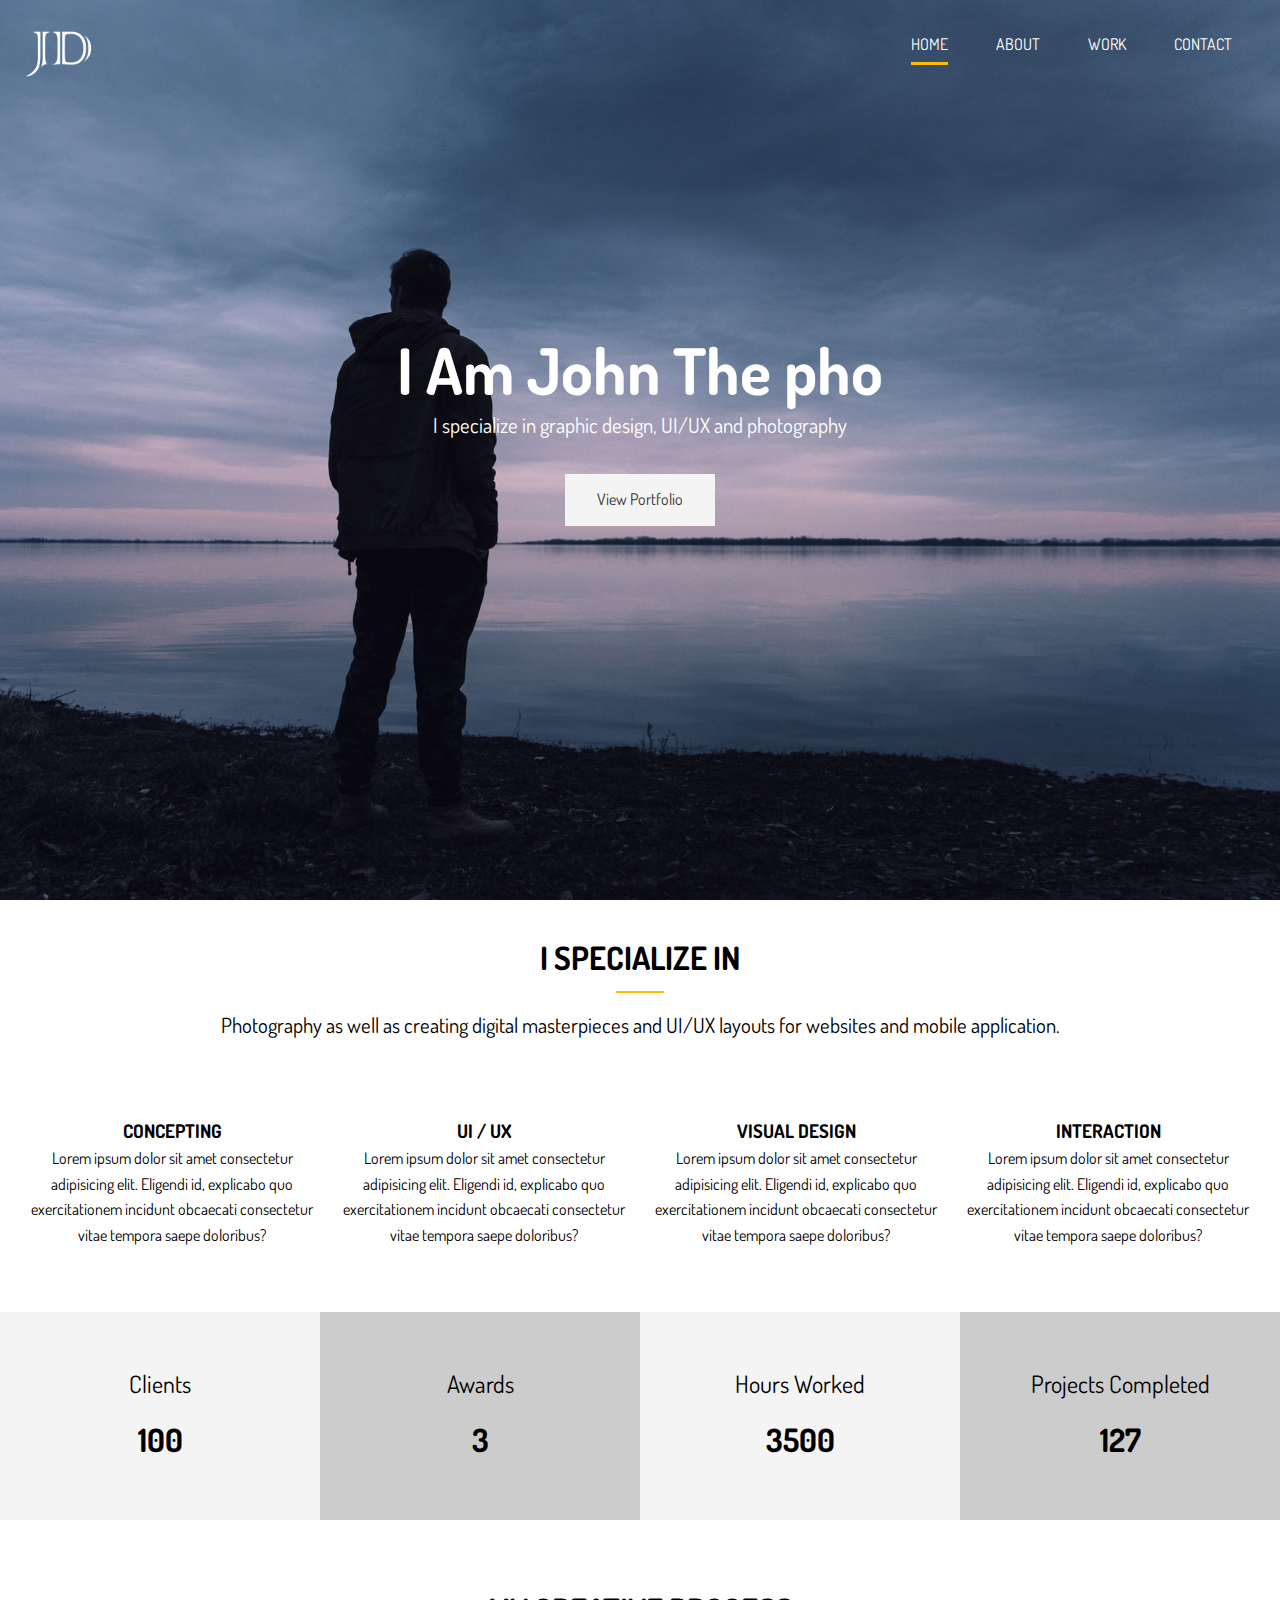
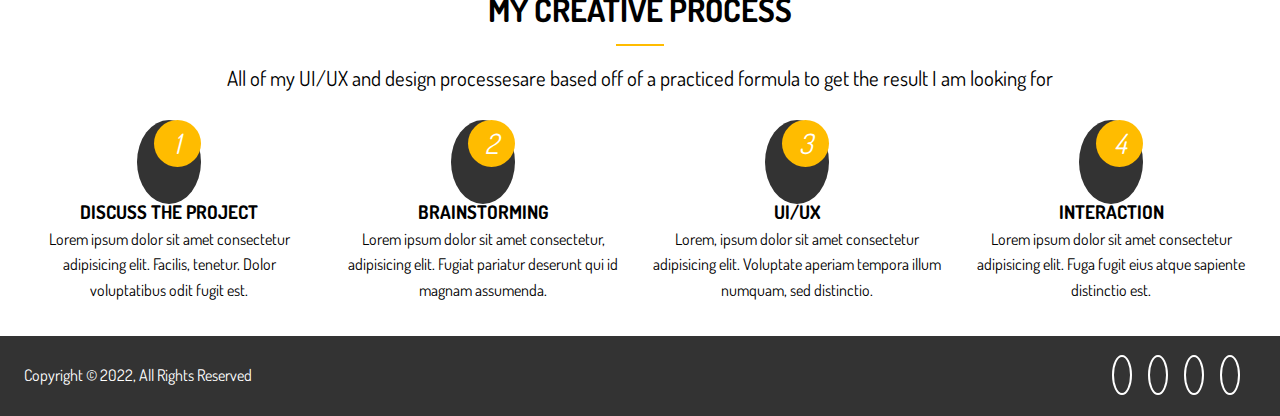
<file: index.html>
<!DOCTYPE html>
<html lang="en">
<head>
    <meta charset="UTF-8">
    <meta http-equiv="X-UA-Compatible" content="IE=edge">
    <meta name="viewport" content="width=device-width, initial-scale=1.0">
    <link rel="stylesheet" href="https://cdnjs.cloudflare.com/ajax/libs/font-awesome/5.14.0/css/all.min.css" integrity="sha512-1PKOgIY59xJ8Co8+NE6FZ+LOAZKjy+KY8iq0G4B3CyeY6wYHN3yt9PW0XpSriVlkMXe40PTKnXrLnZ9+fkDaog==" crossorigin="anonymous" />
    <link rel="preconnect" href="https://fonts.googleapis.com">
    <link rel="preconnect" href="https://fonts.gstatic.com" crossorigin>
    <link href="https://fonts.googleapis.com/css2?family=Dosis:wght@200&display=swap" rel="stylesheet">
    <link rel="stylesheet" href="sass/style.css">
    <title>J.  Dane De Turk | UI & UX Designer</title>
</head>
<body>
    <!-- Header -->
    <header id="header-home">
        <div class="container">
            <nav id="main-nav">
                <img src="/images/logo.png" alt="My Portfolio" id="logo">
                <ul>
                    <li><a href="index.html" class="current">Home</a></li>
                    <li><a href="about.html">About</a></li>
                    <li><a href="work.html">Work</a></li>
                    <li><a href="contact.html">Contact</a></li>
                </ul>
            </nav>
            <div class="header-content">
                <h1>I Am John The <span class="txt-type" data-wait="3000" data-words='["photographer", "Designer", "UI/UX Dev"]'></span></h1>
                <p class="lead">I specialize in graphic design, UI/UX and photography</p>
                <a href="work.html" class="btn-light">View Portfolio</a>
            </div>
        </div>
    </header>

<!-- Section A: Specialize -->
<section id="home-a" class="text-center py-2">
    <div class="container">
        <h2 class="section-title">I Specialize In</h2>
        <div class="bottom-line"></div>
        <p class="lead">Photography as well as creating digital masterpieces and UI/UX layouts for websites and mobile application.</p>
        <div class="specials">
            <div>
                <i class="fas fa-file-alt fa-2x"></i>
                <h3>Concepting</h3>
                <p>Lorem ipsum dolor sit amet consectetur adipisicing elit. Eligendi id, explicabo quo exercitationem incidunt obcaecati consectetur vitae tempora saepe doloribus?</p>
            </div>
            <div>
                <i class="fas fa-desktop fa-2x"></i>
                <h3>UI / UX</h3>
                <p>Lorem ipsum dolor sit amet consectetur adipisicing elit. Eligendi id, explicabo quo exercitationem incidunt obcaecati consectetur vitae tempora saepe doloribus?</p>
            </div>
            <div>
                <i class="fas fa-object-ungroup fa-2x"></i>
                <h3>Visual Design</h3>
                <p>Lorem ipsum dolor sit amet consectetur adipisicing elit. Eligendi id, explicabo quo exercitationem incidunt obcaecati consectetur vitae tempora saepe doloribus?</p>
            </div>
            <div>
                <i class="fas fa-thumbs-up fa-2x"></i>
                <h3>Interaction</h3>
                <p>Lorem ipsum dolor sit amet consectetur adipisicing elit. Eligendi id, explicabo quo exercitationem incidunt obcaecati consectetur vitae tempora saepe doloribus?</p>
            </div>
        </div>
    </div>
</section>

<!-- Section B: Stats -->
<section id="home-b" class="text-center py-2">
    <div class="stats">
        <div>
            <ul>
                <li><i class="fas fa-users fa-3x"></i></li>
                <li class="stats-title">Clients</li>
                <li class="stats-number">100</li>
            </ul>
        </div>
        <div>
            <ul>
                <li><i class="fas fa-award fa-3x"></i></li>
                <li class="stats-title">Awards</li>
                <li class="stats-number">3</li>
            </ul>
        </div>
        <div>
            <ul>
                <li><i class="fas fa-hourglass-start fa-3x"></i></li>
                <li class="stats-title">Hours Worked</li>
                <li class="stats-number">3500</li>
            </ul>
        </div>
        <div>
            <ul>
                <li><i class="fas fa-code-branch fa-3x"></i></li>
                <li class="stats-title">Projects Completed</li>
                <li class="stats-number">127</li>
            </ul>
        </div>
    </div>
</section>

<!-- Section C: Process -->
<section id="home-c" class="text-center py-2">
    <div class="container">
        <h2 class="section-title">
            My Creative Process
        </h2>
        <div class="bottom-line"></div>
        <p class="lead">All of my UI/UX and design processesare based off of a practiced formula to get the result I am looking for</p>
        <div class="process">
            <div>
                <i class="fas fa-file-alt fa-4x process-icon my-2">
                    <div class="process-step">1</div>
                </i>
                <h3>Discuss The Project</h3>
                <p>Lorem ipsum dolor sit amet consectetur adipisicing elit. Facilis, tenetur. Dolor voluptatibus odit fugit est.</p>
            </div>
            <div>
                <i class="fas fa-desktop fa-4x process-icon my-2">
                    <div class="process-step">2</div>
                </i>
                <h3>Brainstorming</h3>
                <p>Lorem ipsum dolor sit amet consectetur, adipisicing elit. Fugiat pariatur deserunt qui id magnam assumenda.</p>
            </div>
            <div>
                <i class="fas fa-object-ungroup fa-4x process-icon my-2">
                    <div class="process-step">3</div>
                </i>
                <h3>UI/UX</h3>
                <p>Lorem, ipsum dolor sit amet consectetur adipisicing elit. Voluptate aperiam tempora illum numquam, sed distinctio.</p>
            </div>
            <div>
                <i class="fas fa-thumbs-up fa-4x process-icon my-2">
                    <div class="process-step">4</div>
                </i>
                <h3>Interaction</h3>
                <p>Lorem ipsum dolor sit amet consectetur adipisicing elit. Fuga fugit eius atque sapiente distinctio est.</p>
            </div>
        </div>
    </div>
</section>

<!-- Footer -->
<footer id="main-footer">
    <div class="footer-content container">
        <p>Copyright &copy; 2022, All Rights Reserved</p>
        <div class="social">
            <i class="fab fa-twitter"></i>
            <i class="fab fa-facebook"></i>
            <i class="fab fa-instagram"></i>
            <i class="fab fa-linkedin"></i>
        </div>
    </div>
</footer>

    <script src="javascript/typewriter.js"></script>
</body>
</html>
</file>
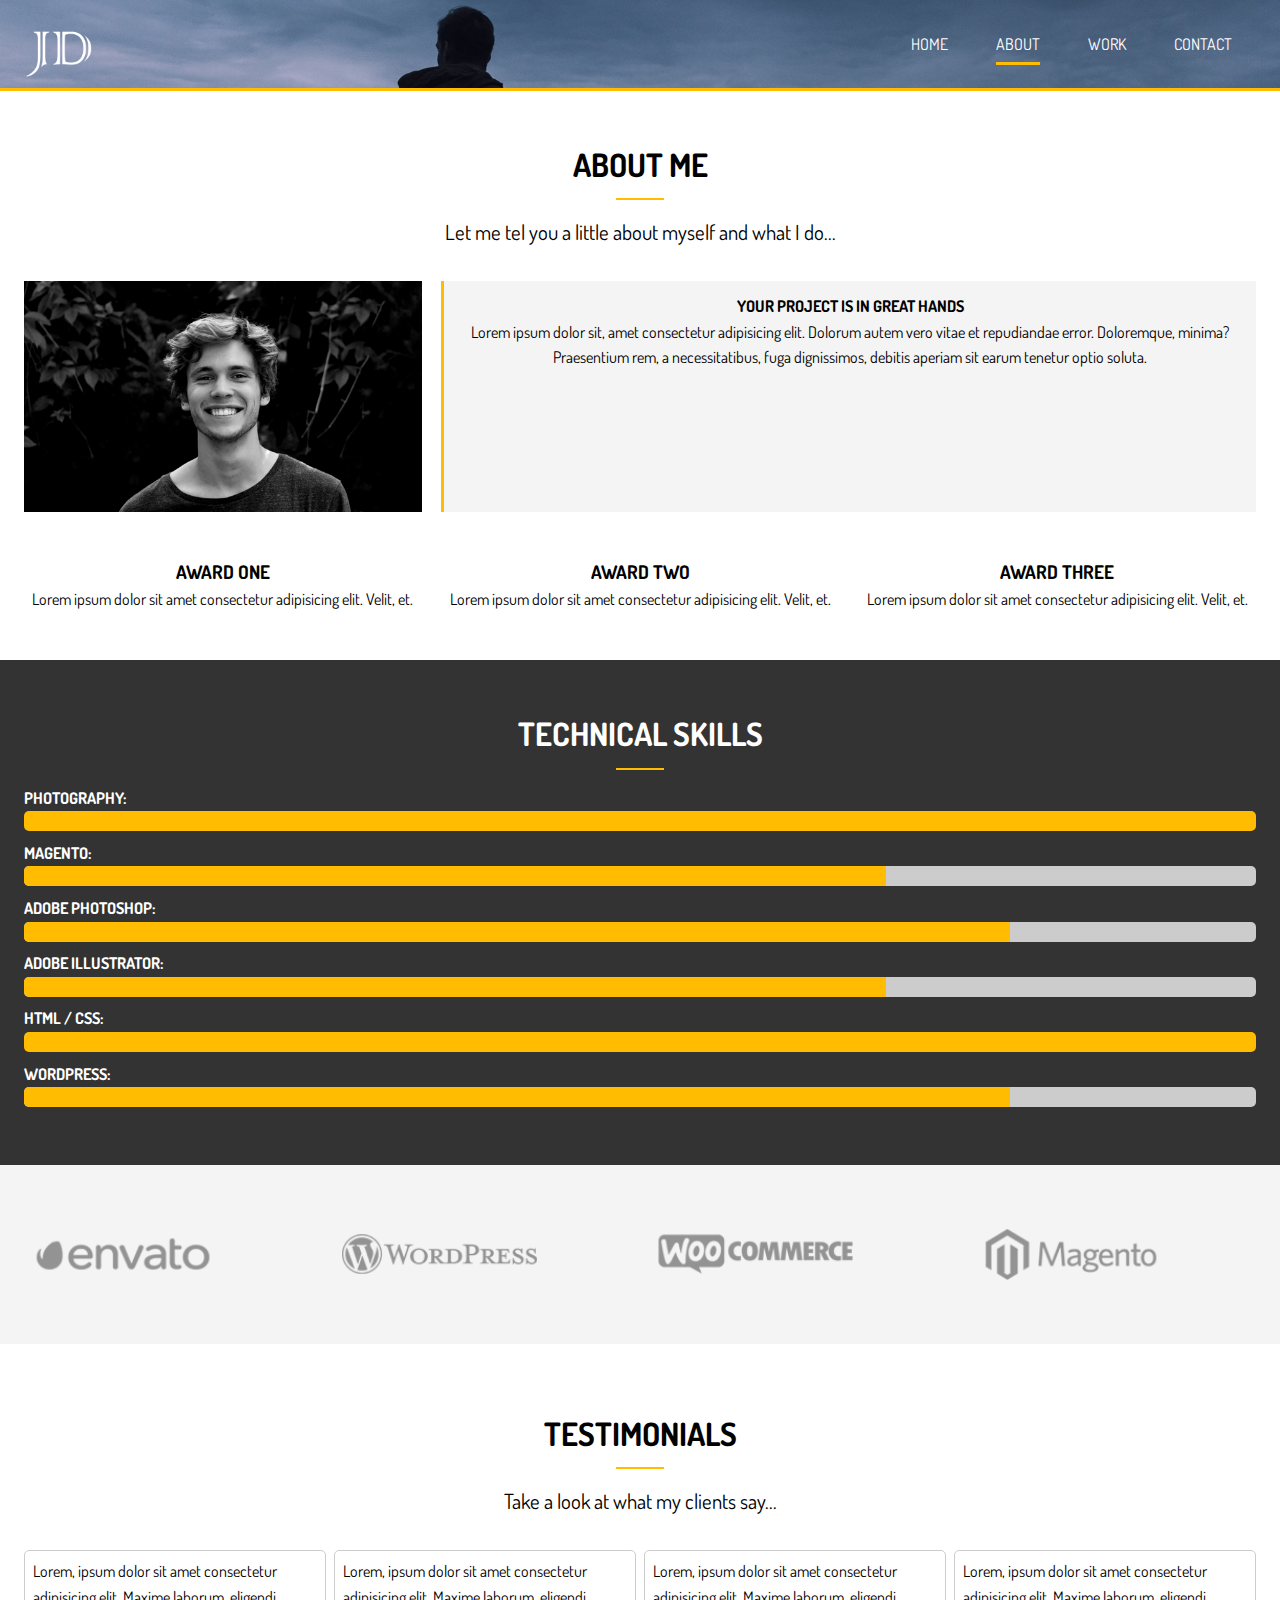
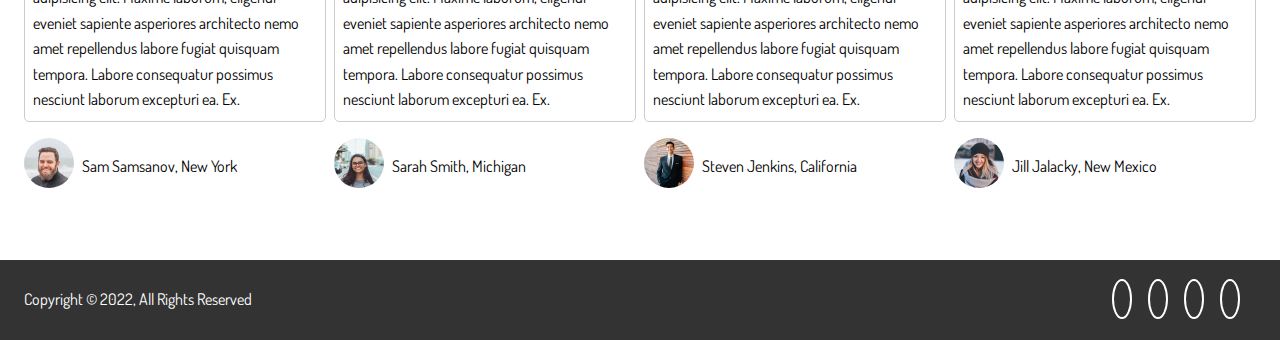
<file: about.html>
<!DOCTYPE html>
<html lang="en">
<head>
    <meta charset="UTF-8">
    <meta http-equiv="X-UA-Compatible" content="IE=edge">
    <meta name="viewport" content="width=device-width, initial-scale=1.0">
    <link rel="stylesheet" href="https://cdnjs.cloudflare.com/ajax/libs/font-awesome/5.14.0/css/all.min.css" integrity="sha512-1PKOgIY59xJ8Co8+NE6FZ+LOAZKjy+KY8iq0G4B3CyeY6wYHN3yt9PW0XpSriVlkMXe40PTKnXrLnZ9+fkDaog==" crossorigin="anonymous" />
    <link rel="preconnect" href="https://fonts.googleapis.com">
    <link rel="preconnect" href="https://fonts.gstatic.com" crossorigin>
    <link href="https://fonts.googleapis.com/css2?family=Dosis:wght@200&display=swap" rel="stylesheet">
    <link rel="stylesheet" href="sass/style.css">
    <title>About Me | UI & UX Designer</title>
</head>
<body>

    <!-- Header -->
    <header id="header-inner">
        <div class="container">
            <nav id="main-nav">
                <img src="/images/logo.png" alt="My Portfolio" id="logo">
                <ul>
                    <li><a href="index.html">Home</a></li>
                    <li><a href="about.html" class="current">About</a></li>
                    <li><a href="work.html">Work</a></li>
                    <li><a href="contact.html">Contact</a></li>
                </ul>
            </nav>
        </div>
    </header>

    <!-- Section A: Info -->
    <section id="about-a" class="text-center py-3">
        <div class="container">
            <h2 class="section-title">About Me</h2>
            <div class="bottom-line"></div>
            <p class="lead">Let me tel you a little about myself and what I do...</p>
            <div class="about-info">
                <img src="images/about.jpg" alt="" class="bio-image">
                <div class="bio bg-light">
                    <h4>Your Project Is In Great Hands</h4>
                    <p>Lorem ipsum dolor sit, amet consectetur adipisicing elit. Dolorum autem vero vitae et repudiandae error. Doloremque, minima? Praesentium rem, a necessitatibus, fuga dignissimos, debitis aperiam sit earum tenetur optio soluta.</p>
                </div>
                <div class="award-1">
                    <i class="fas fa-award fa-3x"></i>
                    <h3>Award One</h3>
                    <p>Lorem ipsum dolor sit amet consectetur adipisicing elit. Velit, et.</p>
                </div>
                <div class="award-2">
                    <i class="fas fa-award fa-3x"></i>
                    <h3>Award Two</h3>
                    <p>Lorem ipsum dolor sit amet consectetur adipisicing elit. Velit, et.</p>
                </div>
                <div class="award-3">
                    <i class="fas fa-award fa-3x"></i>
                    <h3>Award Three</h3>
                    <p>Lorem ipsum dolor sit amet consectetur adipisicing elit. Velit, et.</p>
                </div>
            </div>
        </div>
    </section>

<!-- Section B:  Progress Bars -->
<section id="about-b" class="bg-dark py-3">
    <div class="container">
        <h2 class="section-title">Technical Skills</h2>
        <div class="bottom-line"></div>
        <h4>Photography: </h4>
        <div class="progress">
            <div style="width:100%"></div>
        </div>
        <h4>Magento: </h4>
        <div class="progress">
            <div style="width:70%"></div>
        </div>
        <h4>Adobe Photoshop: </h4>
        <div class="progress">
            <div style="width:80%"></div>
        </div>
        <h4>Adobe Illustrator: </h4>
        <div class="progress">
            <div style="width:70%"></div>
        </div>
        <h4>HTML / CSS: </h4>
        <div class="progress">
            <div style="width:100%"></div>
        </div>
        <h4>Wordpress: </h4>
        <div class="progress">
            <div style="width:80%"></div>
        </div>
    </div>
</section>

<!-- Section C: Logos -->
<section id="about-c" class="py-4 bg-light">
    <div class="container">
        <div class="about-logos">
            <img src="images/about-logos/logo-envato.png" alt="">
            <img src="images/about-logos/logo-wordpress.png" alt="">
            <img src="images/about-logos/logo-woocommerce.png" alt="">
            <img src="images/about-logos/logo-magento.png" alt="">
        </div>
    </div>
</section>

<!-- Section D: Testimonials -->
<section id="about-d" class="py-4">
    <div class="container">
        <h2 class="section-title">Testimonials</h2>
        <div class="bottom-line"></div>
        <p class="lead text-center">Take a look at what my clients say...</p>
        <div class="testimonials">
            <div>
                <p>Lorem, ipsum dolor sit amet consectetur adipisicing elit. Maxime laborum, eligendi eveniet sapiente asperiores architecto nemo amet repellendus labore fugiat quisquam tempora. Labore consequatur possimus nesciunt laborum excepturi ea. Ex.</p>
                <ul>
                    <li><img src="images/testimonials/person1.jpg" alt=""></li>
                    <li>Sam Samsanov, New York</li>
                </ul>
            </div>
            <div>
                <p>Lorem, ipsum dolor sit amet consectetur adipisicing elit. Maxime laborum, eligendi eveniet sapiente asperiores architecto nemo amet repellendus labore fugiat quisquam tempora. Labore consequatur possimus nesciunt laborum excepturi ea. Ex.</p>
                <ul>
                    <li><img src="images/testimonials/person2.jpg" alt=""></li>
                    <li>Sarah Smith, Michigan</li>
                </ul>
            </div>
            <div>
                <p>Lorem, ipsum dolor sit amet consectetur adipisicing elit. Maxime laborum, eligendi eveniet sapiente asperiores architecto nemo amet repellendus labore fugiat quisquam tempora. Labore consequatur possimus nesciunt laborum excepturi ea. Ex.</p>
                <ul>
                    <li><img src="images/testimonials/person3.jpg" alt=""></li>
                    <li>Steven Jenkins, California</li>
                </ul>
            </div>
            <div>
                <p>Lorem, ipsum dolor sit amet consectetur adipisicing elit. Maxime laborum, eligendi eveniet sapiente asperiores architecto nemo amet repellendus labore fugiat quisquam tempora. Labore consequatur possimus nesciunt laborum excepturi ea. Ex.</p>
                <ul>
                    <li><img src="images/testimonials/person4.jpg" alt=""></li>
                    <li>Jill Jalacky, New Mexico</li>
                </ul>
            </div>
        </div>
    </div>
</section>


<!-- Footer -->
<footer id="main-footer">
    <div class="footer-content container">
        <p>Copyright &copy; 2022, All Rights Reserved</p>
        <div class="social">
            <i class="fab fa-twitter"></i>
            <i class="fab fa-facebook"></i>
            <i class="fab fa-instagram"></i>
            <i class="fab fa-linkedin"></i>
        </div>
    </div>
</footer>
</body>
</html>
</file>
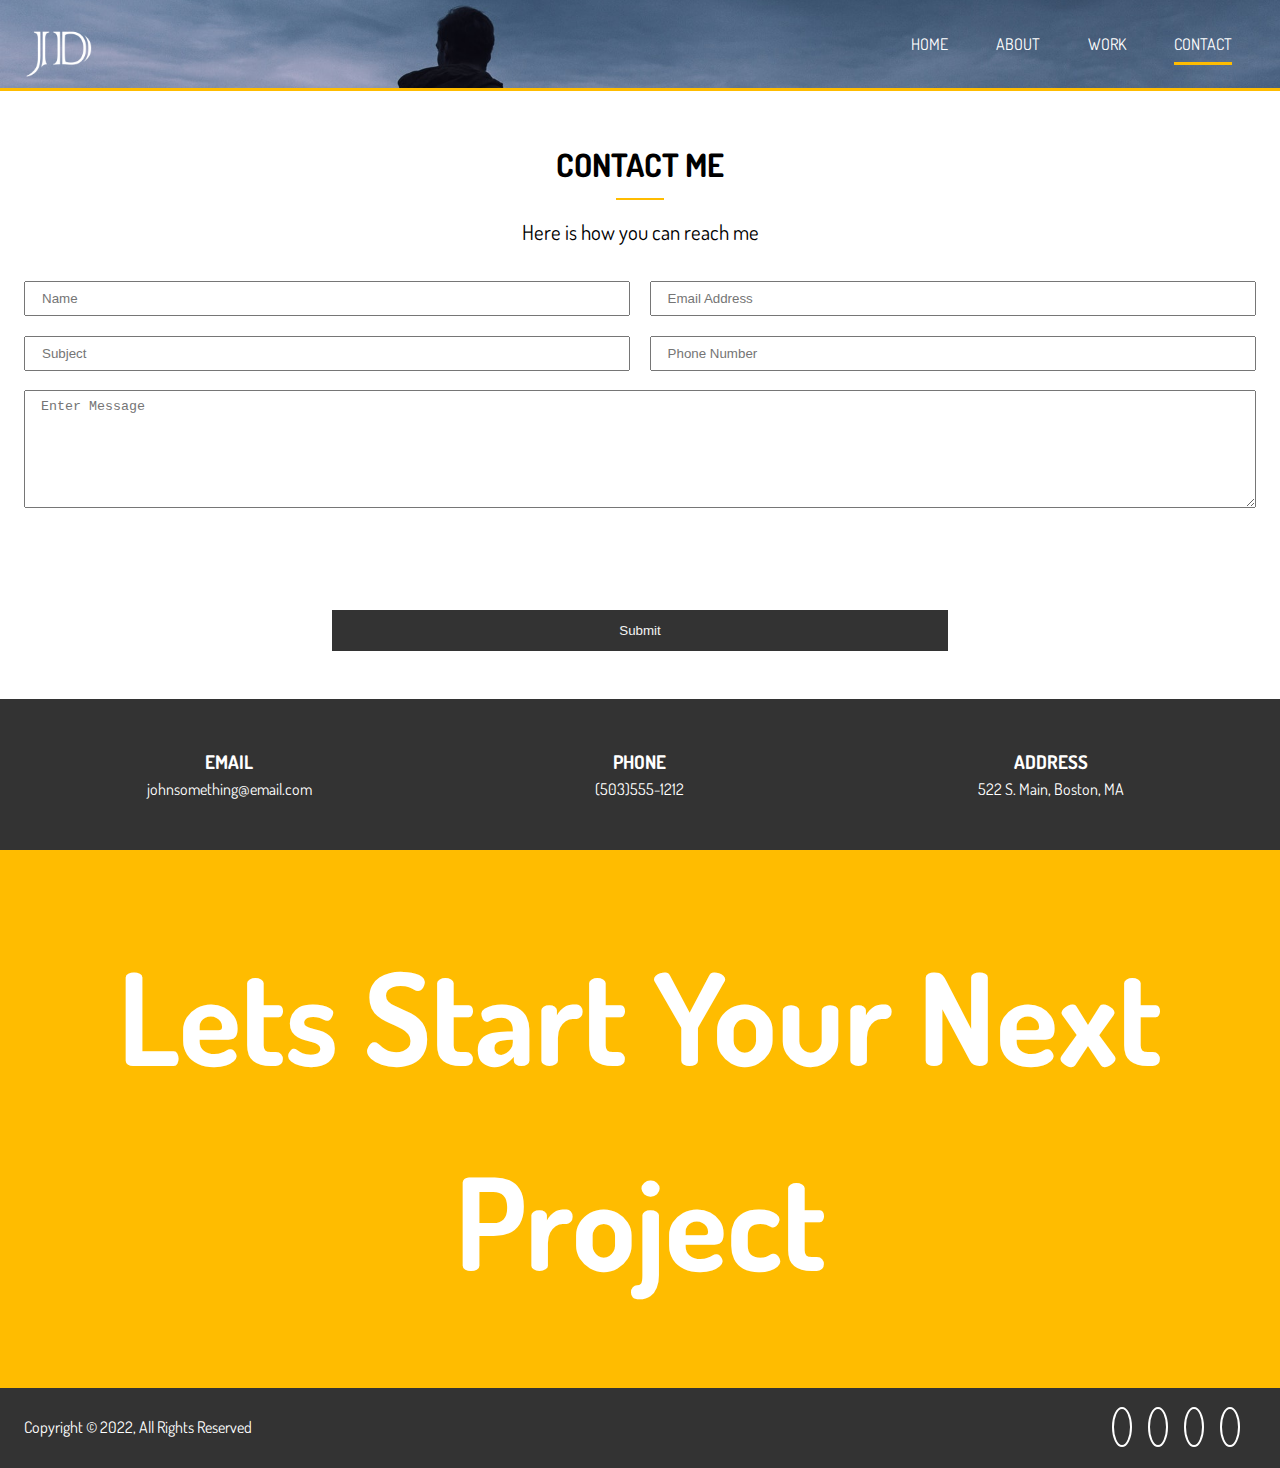
<file: contact.html>
<!DOCTYPE html>
<html lang="en">
<head>
    <meta charset="UTF-8">
    <meta http-equiv="X-UA-Compatible" content="IE=edge">
    <meta name="viewport" content="width=device-width, initial-scale=1.0">
    <link rel="stylesheet" href="https://cdnjs.cloudflare.com/ajax/libs/font-awesome/5.14.0/css/all.min.css" integrity="sha512-1PKOgIY59xJ8Co8+NE6FZ+LOAZKjy+KY8iq0G4B3CyeY6wYHN3yt9PW0XpSriVlkMXe40PTKnXrLnZ9+fkDaog==" crossorigin="anonymous" />
    <link rel="preconnect" href="https://fonts.googleapis.com">
    <link rel="preconnect" href="https://fonts.gstatic.com" crossorigin>
    <link href="https://fonts.googleapis.com/css2?family=Dosis:wght@200&display=swap" rel="stylesheet">
    <link rel="stylesheet" href="sass/style.css">
    <title>Contact Me | UI & UX Designer</title>
</head>
<body>

    <!-- Header -->
    <header id="header-inner">
        <div class="container">
            <nav id="main-nav">
                <img src="/images/logo.png" alt="My Portfolio" id="logo">
                <ul>
                    <li><a href="index.html">Home</a></li>
                    <li><a href="about.html">About</a></li>
                    <li><a href="work.html">Work</a></li>
                    <li><a href="contact.html"class="current">Contact</a></li>
                </ul>
            </nav>
        </div>
    </header>

    <!-- Section A: Contact Form -->
    <section id="contact-a" class="text-center py-3">
        <div class="container">
            <h2 class="section-title">Contact Me</h2>
            <div class="bottom-line"></div>
            <p class="lead">Here is how you can reach me</p>
            <form method="POST" data-netlify="true" data-netlify-recaptcha="true">
                <div class="text-fields">
                    <input type="text" class="text-input name-input" placeholder="Name" name="name">
                    <input type="text" class="text-input subject-input" placeholder="Subject" name="subject">
                    <input type="email" class="text-input email-input" placeholder="Email Address" name="email" >
                    <input type="text" class="text-input phone-input" placeholder="Phone Number" name="phone">
                    <textarea class="text-input message-input" placeholder="Enter Message" name="message"></textarea>
                    <div class="my-2">
                        <div data.netlify-recaptcha="true"></div>
                    </div>
                </div>
                <button type="submit" class="btn-dark">Submit</button>
            </form>
        </div>
    </section>

    <!-- Section B: Contact Info -->
    <section id="contact-b" class="py-3 bg-dark">
        <div class="container">
            <div class="contact-info">
                <div>
                    <i class="fas fa-envelope fa-2x"></i>
                    <h3>Email</h3>
                    <p>johnsomething@email.com</p>
                </div>
                <div>
                    <i class="fas fa-phone fa-2x"></i>
                    <h3>Phone</h3>
                    <p>(503)555-1212</p>
                </div>
                <div>
                    <i class="fas fa-address-card fa-2x"></i>
                    <h3>Address</h3>
                    <p>522 S. Main, Boston, MA</p>
                </div>
            </div>
        </div>
    </section>

    <!-- Section C: Tagline -->
    <section id="contact-c" class="bg-main py-4">
        <div class="container">
            <h1>Lets Start Your Next Project</h1>
        </div>   
    </section>

        <!-- Footer -->
<footer id="main-footer">
    <div class="footer-content container">
        <p>Copyright &copy; 2022, All Rights Reserved</p>
        <div class="social">
            <i class="fab fa-twitter"></i>
            <i class="fab fa-facebook"></i>
            <i class="fab fa-instagram"></i>
            <i class="fab fa-linkedin"></i>
        </div>
    </div>
</footer>
</body>
</html>
</file>
<file: sass/style.css>
.container {
  max-width: 1280px;
  padding: 0 1.5rem;
  margin: auto;
  overflow: hidden;
}

.btn-main, .btn-light, .btn-dark {
  display: inline-block;
  padding: 0.8rem 2rem;
  -webkit-transition: all 0.5sec;
  transition: all 0.5sec;
  border: none;
  cursor: pointer;
}

.btn-main {
  color: #333;
  background-color: #ffbc00;
}

.btn-light {
  color: #333;
  background-color: #f4f4f4;
}

.btn-dark {
  color: #f4f4f4;
  background-color: #333;
}

button[class^="btn-"]:hover,
a[class^="btn-"]:hover,
input[class^="btn-"]:hover {
  background-color: #ffbc00;
}

.bg-dark {
  background: #333;
  color: #fff;
}

.bg-main {
  background: #ffbc00;
  color: #fff;
}

.bg-light {
  background: #f4f4f4;
  color: #000;
}

.bg-medium {
  background: #ccc;
  color: #000;
}

.lead {
  font-size: 1.3rem;
  margin-bottom: 2rem;
}

.text-center {
  text-align: center;
}

.py-1 {
  padding: 1rem 0;
}

.py-2 {
  padding: 2rem 0;
}

.py-3 {
  padding: 3rem 0;
}

.py-4 {
  padding: 4rem 0;
}

.my-1 {
  margin: 1rem 0;
}

.my-2 {
  margin: 2rem 0;
}

.my-3 {
  margin: 3rem 0;
}

.my-4 {
  margin: 4rem 0;
}

.section-title {
  font-size: 2rem;
  display: block;
  padding-bottom: 0.5rem;
  text-align: center;
  font-weight: 100;
  text-transform: uppercase;
  font-weight: bold;
}

.bottom-line {
  height: 2px;
  width: 3rem;
  background: #ffbc00;
  display: block;
  margin: 0 auto 1rem auto;
}

.items {
  display: -ms-grid;
  display: grid;
  -ms-grid-columns: (1fr)[3];
      grid-template-columns: repeat(3, 1fr);
  -webkit-box-shadow: 0 5px 10px 0 rgba(0, 0, 0, 0.3);
          box-shadow: 0 5px 10px 0 rgba(0, 0, 0, 0.3);
}

.item {
  position: relative;
  background: #ffbc00;
  overflow: hidden;
}

.item::after {
  content: "";
  position: absolute;
  display: block;
  background: inherit;
  opacity: 0.9;
  top: 0;
  left: 0;
  width: 100%;
  height: 100%;
  -webkit-transform: scale(2) translateX(-75%) translateY(-75%) rotate(-28deg);
          transform: scale(2) translateX(-75%) translateY(-75%) rotate(-28deg);
  -webkit-transition: -webkit-transform 3s cubic-bezier(0.2, 1, 0.3, 1);
  transition: -webkit-transform 3s cubic-bezier(0.2, 1, 0.3, 1);
  transition: transform 3s cubic-bezier(0.2, 1, 0.3, 1);
  transition: transform 3s cubic-bezier(0.2, 1, 0.3, 1), -webkit-transform 3s cubic-bezier(0.2, 1, 0.3, 1);
}

.item:hover:after {
  -webkit-transform: scale(2) translateX(0) translateY(0) rotate(-28deg);
          transform: scale(2) translateX(0) translateY(0) rotate(-28deg);
}

.item:hover .item-image {
  -webkit-transform: scale(1.2);
          transform: scale(1.2);
}

.item:hover .item-text {
  opacity: 1;
  -webkit-transform: translateY(0);
          transform: translateY(0);
}

.item-image {
  height: auto;
  -webkit-transform: translateZ(0);
          transform: translateZ(0);
  display: block;
  -webkit-transition: -webkit-transform 750ms cubic-bezier(0.2, 1, 0.3, 1);
  transition: -webkit-transform 750ms cubic-bezier(0.2, 1, 0.3, 1);
  transition: transform 750ms cubic-bezier(0.2, 1, 0.3, 1);
  transition: transform 750ms cubic-bezier(0.2, 1, 0.3, 1), -webkit-transform 750ms cubic-bezier(0.2, 1, 0.3, 1);
}

.item-image:before {
  content: "";
  display: block;
  padding-top: 75%;
  overflow: hidden;
}

.item-image img {
  position: absolute;
  top: 0;
  left: 0;
  width: 100%;
  height: auto;
  line-height: 0;
}

.item-text {
  position: absolute;
  top: 0;
  left: 0;
  bottom: 0;
  right: 0;
  opacity: 0;
  text-align: center;
  z-index: 1;
  color: #fff;
  -webkit-transform: translateY(-20%);
          transform: translateY(-20%);
  -webkit-transition: opacity 500ms cubic-bezier(0.2, 1, 0.3, 1), -webkit-transform 500ms cubic-bezier(0.2, 1, 0.3, 1);
  transition: opacity 500ms cubic-bezier(0.2, 1, 0.3, 1), -webkit-transform 500ms cubic-bezier(0.2, 1, 0.3, 1);
  transition: opacity 500ms cubic-bezier(0.2, 1, 0.3, 1), transform 500ms cubic-bezier(0.2, 1, 0.3, 1);
  transition: opacity 500ms cubic-bezier(0.2, 1, 0.3, 1), transform 500ms cubic-bezier(0.2, 1, 0.3, 1), -webkit-transform 500ms cubic-bezier(0.2, 1, 0.3, 1);
  -webkit-transition-delay: 600ms;
          transition-delay: 600ms;
}

.item-text-wrap {
  width: 100%;
  position: absolute;
  width: 100%;
  top: 50%;
  -webkit-transform: translateY(-50%);
          transform: translateY(-50%);
}

.item-text-title {
  font-size: 2rem;
  padding: 0 1rem;
  margin: 5px 0 0 0;
}

.item-text-category {
  text-transform: uppercase;
  font-size: 1.2rem;
  opacity: 0.7;
  margin: 0;
}

* {
  margin: 0;
  padding: 0;
}

body {
  font-family: "Dosis", sans-serif;
  line-height: 1.6;
  background: #fff;
}

a {
  text-decoration: none;
  color: #333;
}

ul {
  list-style: none;
}

h2,
h3,
h4 {
  text-transform: uppercase;
}

img {
  width: 100%;
}

#logo {
  width: 70px;
  height: 70px;
  color: #fff;
  text-transform: uppercase;
}

#main-nav {
  display: -webkit-box;
  display: -ms-flexbox;
  display: flex;
  -webkit-box-pack: justify;
      -ms-flex-pack: justify;
          justify-content: space-between;
  padding-top: 1rem;
}

#main-nav ul {
  display: -webkit-box;
  display: -ms-flexbox;
  display: flex;
}

#main-nav li {
  padding: 1rem 1.5rem;
}

#main-nav a {
  text-decoration: none;
  color: #fff;
  text-transform: uppercase;
  border-bottom: 3px transparent solid;
  padding-bottom: 0.5rem;
  -webkit-transition: border-color 0.5sec;
  transition: border-color 0.5sec;
}

#main-nav a:hover {
  border-color: #ccc;
}

#main-nav a.current {
  border-color: #ffbc00;
}

#header-home {
  background: url("../images/showcase.jpg") no-repeat center right/cover;
  height: 100vh;
  color: #fff;
}

#header-home .header-content {
  text-align: center;
  padding-top: 20%;
}

#header-home h1 {
  font-size: 4rem;
  line-height: 1.2;
}

#header-inner {
  background: url("../images/showcase.jpg") no-repeat 20% 30%/cover;
  height: 5.5rem;
  border-bottom: 3px solid #ffbc00;
}

#home-a .specials {
  margin-top: 3rem;
  display: -ms-grid;
  display: grid;
  grid-gap: 1rem;
  -ms-grid-columns: (1fr)[4];
      grid-template-columns: repeat(4, 1fr);
}

#home-a .specials .fas {
  color: #ffbc00;
  padding: 0.4rem;
}

#home-b .stats {
  display: -ms-grid;
  display: grid;
  -ms-grid-columns: (1fr)[4];
      grid-template-columns: repeat(4, 1fr);
}

#home-b .stats li {
  line-height: 2;
}

#home-b .stats li.stats-title {
  font-size: 1.5rem;
}

#home-b .stats li.stats-number {
  font-size: 2rem;
  font-weight: bold;
}

#home-b .stats div {
  padding: 3rem 0;
}

#home-b .stats div:nth-child(odd) {
  background: #f4f4f4;
}

#home-b .stats div:nth-child(even) {
  background: #ccc;
}

#home-c .process {
  display: -ms-grid;
  display: grid;
  -ms-grid-columns: (1fr)[4];
      grid-template-columns: repeat(4, 1fr);
  grid-gap: 1.5rem;
  text-align: center;
}

#home-c .process-step {
  position: absolute;
  top: 0;
  right: 0;
  font-size: 28px;
  background: #ffbc00;
  color: #fff;
  border-radius: 50%;
  height: 15px;
  width: 15px;
  line-height: 15px;
  padding: 1rem;
  -webkit-transition: all 1s;
  transition: all 1s;
}

#home-c .process-icon {
  border-radius: 50%;
  background: #333;
  color: #fff;
  padding: 2rem;
  width: 70px;
  height: 70px;
  line-height: 70px;
  text-align: center;
  position: relative;
  -webkit-transition: all 1s;
  transition: all 1s;
}

#home-c .process-icon:hover {
  background: #ffbc00;
  width: 90px;
  height: 90px;
  line-height: 90px;
}

#home-c .process-icon:hover .process-step {
  background: #333;
}

#about-a .about-info {
  display: -ms-grid;
  display: grid;
      grid-template-areas: "bioimage bio bio" "aw1 aw2 aw3";
  grid-gap: 1.2rem;
}

#about-a .bio-image {
  -ms-grid-row: 1;
  -ms-grid-column: 1;
  grid-area: bioimage;
}

#about-a .bio {
  -ms-grid-row: 1;
  -ms-grid-column: 2;
  -ms-grid-column-span: 2;
  grid-area: bio;
  border-left: 3px solid #ffbc00;
  padding: 0.8rem;
}

#about-a .award-1 {
  -ms-grid-row: 2;
  -ms-grid-column: 1;
  grid-area: aw1;
}

#about-a .award-2 {
  -ms-grid-row: 2;
  -ms-grid-column: 2;
  grid-area: aw2;
}

#about-a .award-3 {
  -ms-grid-row: 2;
  -ms-grid-column: 3;
  grid-area: aw3;
}

#about-a .award-1 .fas,
#about-a .award-2 .fas,
#about-a .award-3 .fas {
  color: #ffbc00;
  margin: 1rem;
}

#about-b .progress {
  overflow: hidden;
  height: 20px;
  background: #ccc;
  border-radius: 5px;
  margin-bottom: 0.6rem;
}

#about-b .progress div {
  height: 100%;
  color: #fff;
  text-align: center;
  background: #ffbc00;
}

#about-c .about-logos {
  display: -ms-grid;
  display: grid;
  -ms-grid-columns: (1fr)[4];
      grid-template-columns: repeat(4, 1fr);
  grid-gap: 2rem;
}

#about-c .about-logos img {
  width: 70%;
}

#about-d .testimonials {
  display: -ms-grid;
  display: grid;
  -ms-grid-columns: (1fr)[4];
      grid-template-columns: repeat(4, 1fr);
  grid-gap: 0.5rem;
}

#about-d .testimonials ul {
  list-style: none;
  margin-top: 1rem;
  display: -webkit-box;
  display: -ms-flexbox;
  display: flex;
  -webkit-box-align: center;
      -ms-flex-align: center;
          align-items: center;
}

#about-d .testimonials p {
  border: 1px solid #ccc;
  border-radius: 5px;
  padding: 0.5rem;
}

#about-d .testimonials img {
  width: 50px;
  height: 50px;
  border-radius: 50%;
  margin-right: 0.5rem;
}

#contact-a .text-fields {
  display: -ms-grid;
  display: grid;
      grid-template-areas: "name email" "subject phone" "message message";
  grid-gap: 1.2rem;
  margin-bottom: 1.2rem;
}

#contact-a .text-fields .name-input {
  -ms-grid-row: 1;
  -ms-grid-column: 1;
  grid-area: name;
}

#contact-a .text-fields .subject-input {
  -ms-grid-row: 2;
  -ms-grid-column: 1;
  grid-area: subject;
}

#contact-a .text-fields .email-input {
  -ms-grid-row: 1;
  -ms-grid-column: 2;
  grid-area: email;
}

#contact-a .text-fields .phone-input {
  -ms-grid-row: 2;
  -ms-grid-column: 2;
  grid-area: phone;
}

#contact-a .text-fields .message-input {
  -ms-grid-row: 3;
  -ms-grid-column: 1;
  -ms-grid-column-span: 2;
  grid-area: message;
  height: 100px;
}

#contact-a .text-fields .text-input {
  padding: 0.5rem 1rem;
}

#contact-a button[type="submit"] {
  width: 50%;
}

#contact-b .contact-info {
  display: -ms-grid;
  display: grid;
  -ms-grid-columns: (1fr)[3];
      grid-template-columns: repeat(3, 1fr);
  text-align: center;
}

#contact-c {
  text-align: center;
  font-size: 4rem;
}

#main-footer {
  background: #333;
  color: #fff;
  height: 5rem;
}

#main-footer .footer-content {
  display: -webkit-box;
  display: -ms-flexbox;
  display: flex;
  -webkit-box-pack: justify;
      -ms-flex-pack: justify;
          justify-content: space-between;
  height: 5rem;
  -webkit-box-align: center;
      -ms-flex-align: center;
          align-items: center;
}

#main-footer .footer-content .social .fab {
  margin-right: 1rem;
  border: 2px #fff solid;
  border-radius: 50%;
  height: 20px;
  width: 20px;
  line-height: 20px;
  text-align: center;
  padding: 0.5rem;
}

#main-footer .footer-content .social .fab:hover {
  background: #ffbc00;
  -webkit-transition: all 1s;
  transition: all 1s;
}

@media (max-width: 800px) {
  #header-home {
    height: 30rem;
  }
  #header-home .header-content {
    padding-top: 5rem;
  }
}

@media (max-width: 500px) {
  #main-nav {
    -webkit-box-orient: vertical;
    -webkit-box-direction: normal;
        -ms-flex-direction: column;
            flex-direction: column;
    -webkit-box-align: center;
        -ms-flex-align: center;
            align-items: center;
  }
  #main-nav li {
    padding: 1rem;
  }
  #header-home {
    height: 10rem;
    border-bottom: 3px solid #ffbc00;
    background-position: 20% 30%;
  }
  #header-home .header-content {
    display: none;
  }
  #header-inner {
    height: 10rem;
  }
  #home-a .specials,
  #home-b .stats,
  #home-c .process,
  #about-d .testimonials,
  #contact-b .contact-info,
  .items {
    -ms-grid-columns: 1fr;
        grid-template-columns: 1fr;
  }
  #home-a .specials div {
    border-bottom: 2px #ccc solid;
    padding-bottom: 1rem;
  }
  #home-a .specials div:last-child {
    border: none;
    padding-bottom: 0;
  }
  #home-b .stats div {
    padding: 2rem 0 1rem 0;
  }
  #about-a .about-info {
        grid-template-areas: "bioimage" "bio" "aw1" "aw2" "aw3";
  }
  #about-c {
    display: none;
  }
  #contact-a .text-fields {
        grid-template-areas: "name" "email" "phone" "subject" "message";
  }
  #contact-b div {
    margin-bottom: 1rem;
    padding-bottom: 1rem;
    border-bottom: 1px #f4f4f4 solid;
  }
  #contact-b div:last-child {
    border: none;
    margin-bottom: 0;
    padding-bottom: 0;
  }
  #contact-c h1 {
    font-size: 2rem;
  }
  #main-footer {
    height: 7rem;
  }
  #main-footer .footer-content {
    -webkit-box-orient: vertical;
    -webkit-box-direction: normal;
        -ms-flex-direction: column;
            flex-direction: column;
    padding: 1rem;
    height: 5rem;
  }
}

@media (max-height: 580px) {
  #header-home .header-content {
    padding-top: 3rem;
  }
}

@media (max-height: 580px) {
  #header-home .header-content h1 {
    font-size: 2rem;
  }
}
/*# sourceMappingURL=style.css.map */
</file>
